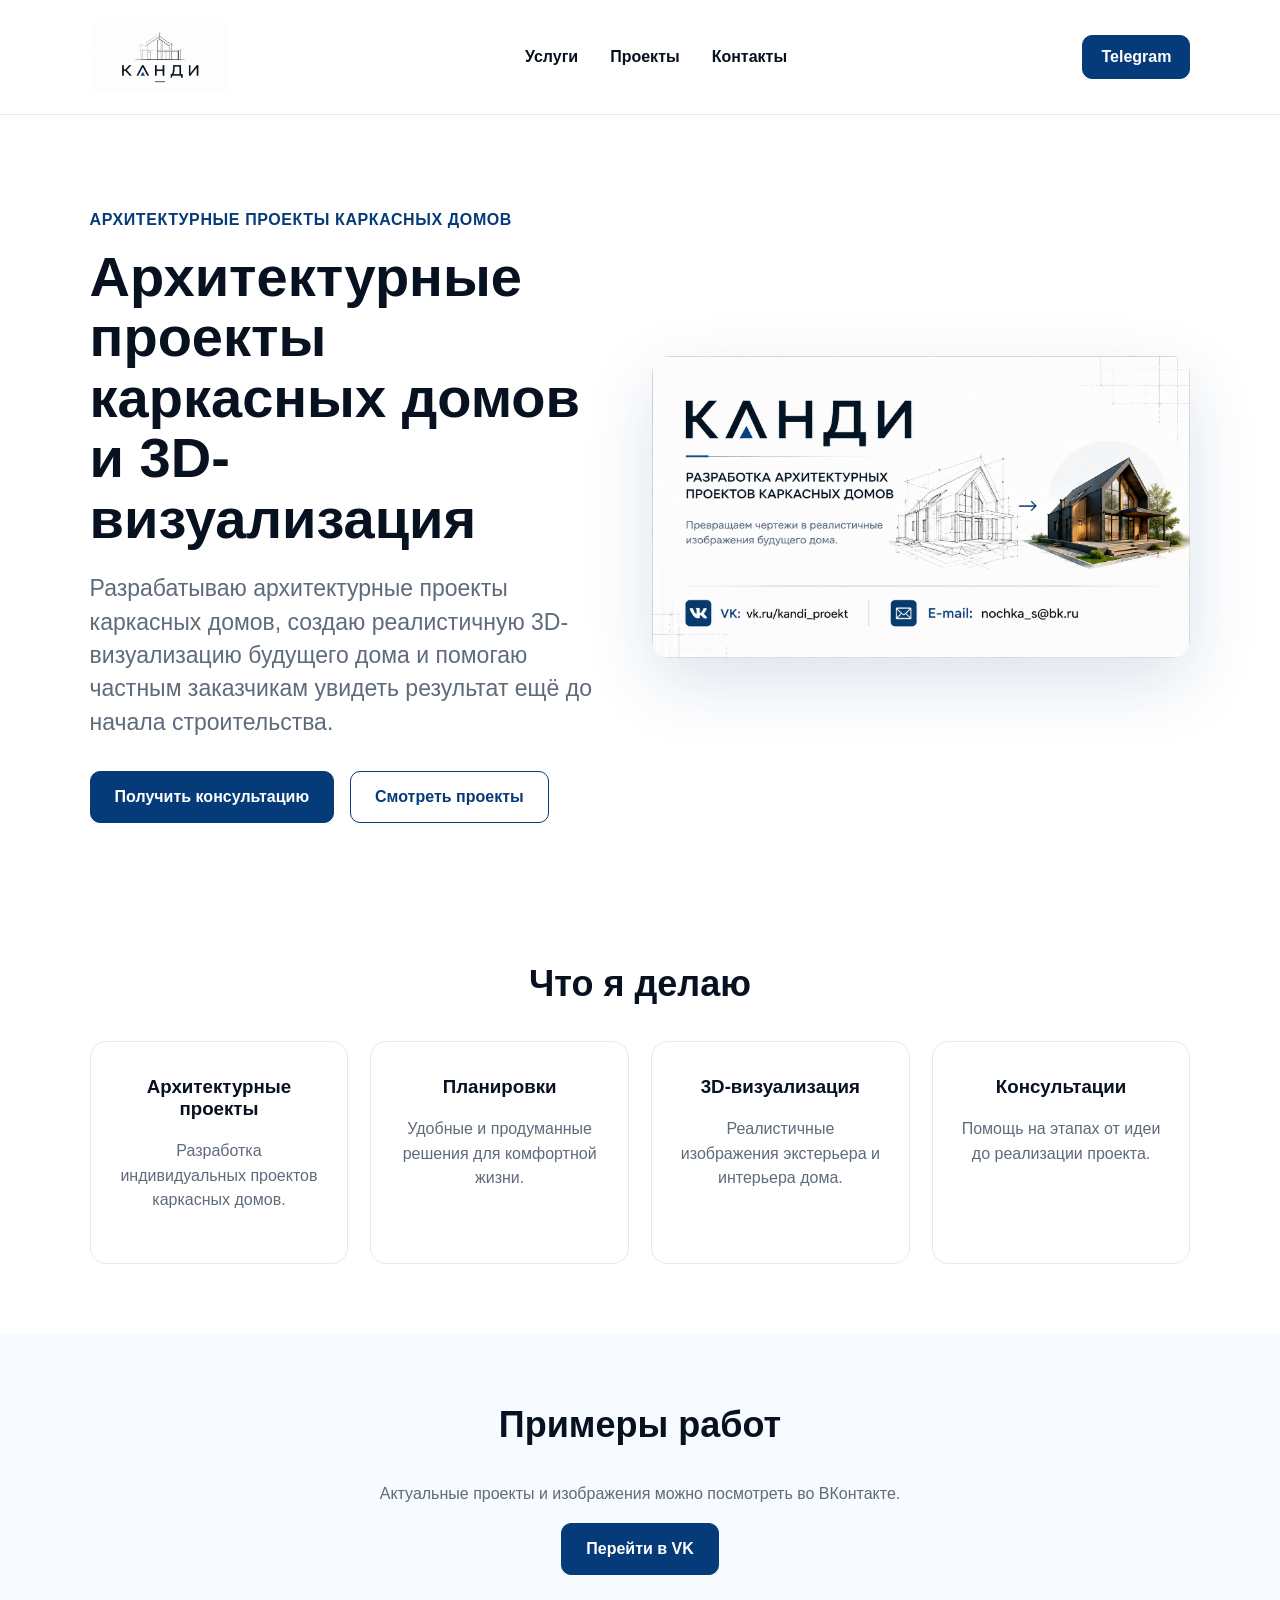
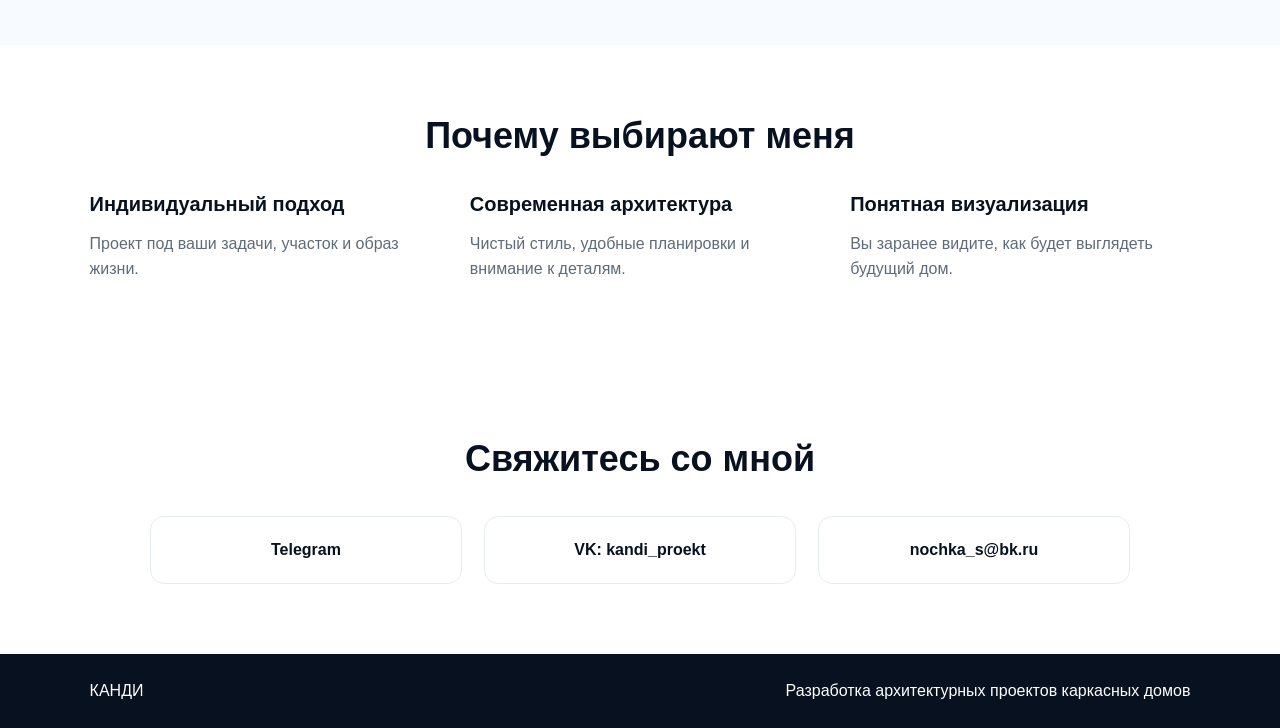
<file: index.html>
<!DOCTYPE html>
<html lang="ru">
<head>
  <meta charset="UTF-8" />
  <meta name="viewport" content="width=device-width, initial-scale=1.0" />
  <title>Архитектурные проекты каркасных домов и 3D-визуализация | КАНДИ</title>
  <meta name="description" content="Разрабатываю архитектурные проекты каркасных домов
   и создаю реалистичную 3D-визуализацию будущего дома. 
   Индивидуальный подход, современные решения и качественная 
   архитектурная подача." />
  <meta name="keywords" content="архитектурные проекты каркасных домов,
   архитектурный проект дома, проект каркасного дома, 
   3D-визуализация дома, архитектурная визуализация, 
   рендер дома, проектирование частных домов" />
  <link rel="stylesheet" href="style.css" />
  <script type="application/ld+json">
{
  "@context": "https://schema.org",
  "@type": "Person",
  "name": "КАНДИ",
  "jobTitle": "Архитектор и специалист по 3D-визуализации",
  "url": "https://alexnochkas-ship-it.github.io/kandi-site/",
  "image": "https://alexnochkas-ship-it.github.io/kandi-site/assets/logo.png",
  "sameAs": [
    "https://vk.com/kandi_proekt"
  ]
}
</script>
<meta property="og:site_name" content="КАНДИ">
</head>
<body>
  <header class="header">
    <a class="logo" href="#top">
      <img src="assets/logo.png" alt="КАНДИ">
    </a>
    <nav class="nav">
      <a href="#services">Услуги</a>
      <a href="#projects">Проекты</a>
      <a href="#contacts">Контакты</a>
    </nav>
    <a class="btn btn-small" href="https://t.me/VisualizationAI_bot" target="_blank">Telegram</a>
  </header>

  <main id="top">
    <section class="hero">
      <div class="hero-text">
        <p class="label">Архитектурные проекты каркасных домов</p>
        <h1>Архитектурные проекты каркасных домов и 3D-визуализация</h1>
        <p class="subtitle">
  Разрабатываю архитектурные проекты каркасных домов, 
  создаю реалистичную 3D-визуализацию будущего дома 
  и помогаю частным заказчикам увидеть результат ещё до 
  начала строительства.
</p>
        <div class="hero-buttons">
          <a class="btn" href="https://t.me/VisualizationAI_bot" target="_blank">Получить консультацию</a>
          <a class="btn btn-outline" href="https://vk.ru/kandi_proekt" target="_blank">Смотреть проекты</a>
        </div>
      </div>
      <div class="hero-image">
        <img src="assets/hero-card.png" alt="КАНДИ — архитектурные проекты каркасных домов" />
      </div>
    </section>

    <section id="services" class="section">
      <h2>Что я делаю</h2>
      <div class="cards">
        <div class="card"><h3>Архитектурные проекты</h3><p>Разработка индивидуальных проектов каркасных домов.</p></div>
        <div class="card"><h3>Планировки</h3><p>Удобные и продуманные решения для комфортной жизни.</p></div>
        <div class="card"><h3>3D-визуализация</h3><p>Реалистичные изображения экстерьера и интерьера дома.</p></div>
        <div class="card"><h3>Консультации</h3><p>Помощь на этапах от идеи до реализации проекта.</p></div>
      </div>
    </section>

    <section id="projects" class="section light">
      <h2>Примеры работ</h2>
      <p class="center-text">Актуальные проекты и изображения можно посмотреть во ВКонтакте.</p>
      <a class="btn" href="https://vk.ru/kandi_proekt" target="_blank">Перейти в VK</a>
    </section>

    <section class="section">
      <h2>Почему выбирают меня</h2>
      <div class="features">
        <div><strong>Индивидуальный подход</strong><p>Проект под ваши задачи, участок и образ жизни.</p></div>
        <div><strong>Современная архитектура</strong><p>Чистый стиль, удобные планировки и внимание к деталям.</p></div>
        <div><strong>Понятная визуализация</strong><p>Вы заранее видите, как будет выглядеть будущий дом.</p></div>
      </div>
    </section>

    <section id="contacts" class="section contacts">
      <h2>Свяжитесь со мной</h2>
      <div class="contact-list">
        <a href="https://t.me/VisualizationAI_bot" target="_blank">Telegram</a>
        <a href="https://vk.ru/kandi_proekt" target="_blank">VK: kandi_proekt</a>
        <a href="mailto:nochka_s@bk.ru">nochka_s@bk.ru</a>
      </div>
    </section>
  </main>

  <footer class="footer">
    <div>КАНДИ</div>
    <div>Разработка архитектурных проектов каркасных домов</div>
  </footer>
</body>
</html>
</file>
<file: style.css>
:root {
  --blue: #063b7a;
  --dark: #07111f;
  --gray: #5f6b7a;
  --line: #e6ebf2;
  --bg: #f7faff;
}

* { box-sizing: border-box; }
html { scroll-behavior: smooth; }
body {
  margin: 0;
  font-family: Arial, sans-serif;
  color: var(--dark);
  background: white;
}

a { color: inherit; text-decoration: none; }

.header {
  position: sticky;
  top: 0;
  z-index: 10;
  display: flex;
  align-items: center;
  justify-content: space-between;
  padding: 22px 7%;
  background: rgba(255,255,255,.92);
  backdrop-filter: blur(12px);
  border-bottom: 1px solid var(--line);
}
.logo img {
    height: 70px;
    width: auto;
    display: block;
}
.nav { display: flex; gap: 32px; font-weight: 600; }
.nav a:hover { color: var(--blue); }

.btn {
  display: inline-flex;
  align-items: center;
  justify-content: center;
  padding: 16px 24px;
  border-radius: 10px;
  background: var(--blue);
  color: white;
  font-weight: 700;
  border: 1px solid var(--blue);
}
.btn:hover { opacity: .9; }
.btn-small { padding: 12px 18px; }
.btn-outline { background: white; color: var(--blue); }

.hero {
  display: grid;
  grid-template-columns: 1fr 1.05fr;
  gap: 50px;
  align-items: center;
  padding: 80px 7% 70px;
}
.label {
  color: var(--blue);
  text-transform: uppercase;
  font-weight: 800;
  letter-spacing: .6px;
}
h1 {
  max-width: 720px;
  font-size: 56px;
  line-height: 1.08;
  margin: 18px 0;
}
.subtitle {
  max-width: 560px;
  font-size: 23px;
  line-height: 1.45;
  color: var(--gray);
}
.hero-buttons { display: flex; gap: 16px; margin-top: 32px; flex-wrap: wrap; }
.hero-image img {
  width: 100%;
  border-radius: 18px;
  box-shadow: 0 24px 70px rgba(6,59,122,.14);
}

.section {
  padding: 70px 7%;
  text-align: center;
}
.section h2 {
  font-size: 36px;
  margin: 0 0 36px;
}
.light { background: var(--bg); }
.cards {
  display: grid;
  grid-template-columns: repeat(4, 1fr);
  gap: 22px;
}
.card {
  min-height: 190px;
  padding: 34px 24px;
  border: 1px solid var(--line);
  border-radius: 16px;
  background: white;
}
.card h3 { margin-top: 0; }
.card p, .features p, .center-text { color: var(--gray); line-height: 1.55; }

.features {
  display: grid;
  grid-template-columns: repeat(3, 1fr);
  gap: 40px;
  text-align: left;
}
.features strong { font-size: 20px; }

.contact-list {
  display: grid;
  grid-template-columns: repeat(3, 1fr);
  gap: 22px;
  max-width: 980px;
  margin: 0 auto;
}
.contact-list a {
  padding: 24px;
  border: 1px solid var(--line);
  border-radius: 14px;
  font-weight: 700;
  background: white;
}
.contact-list a:hover { border-color: var(--blue); color: var(--blue); }

.footer {
  display: flex;
  justify-content: space-between;
  gap: 20px;
  padding: 28px 7%;
  background: var(--dark);
  color: white;
}

@media (max-width: 900px) {
  .nav { display: none; }
  .hero { grid-template-columns: 1fr; padding-top: 46px; }
  h1 { font-size: 40px; }
  .subtitle { font-size: 19px; }
  .cards, .features, .contact-list { grid-template-columns: 1fr; }
  .footer { flex-direction: column; }
}
</file>
